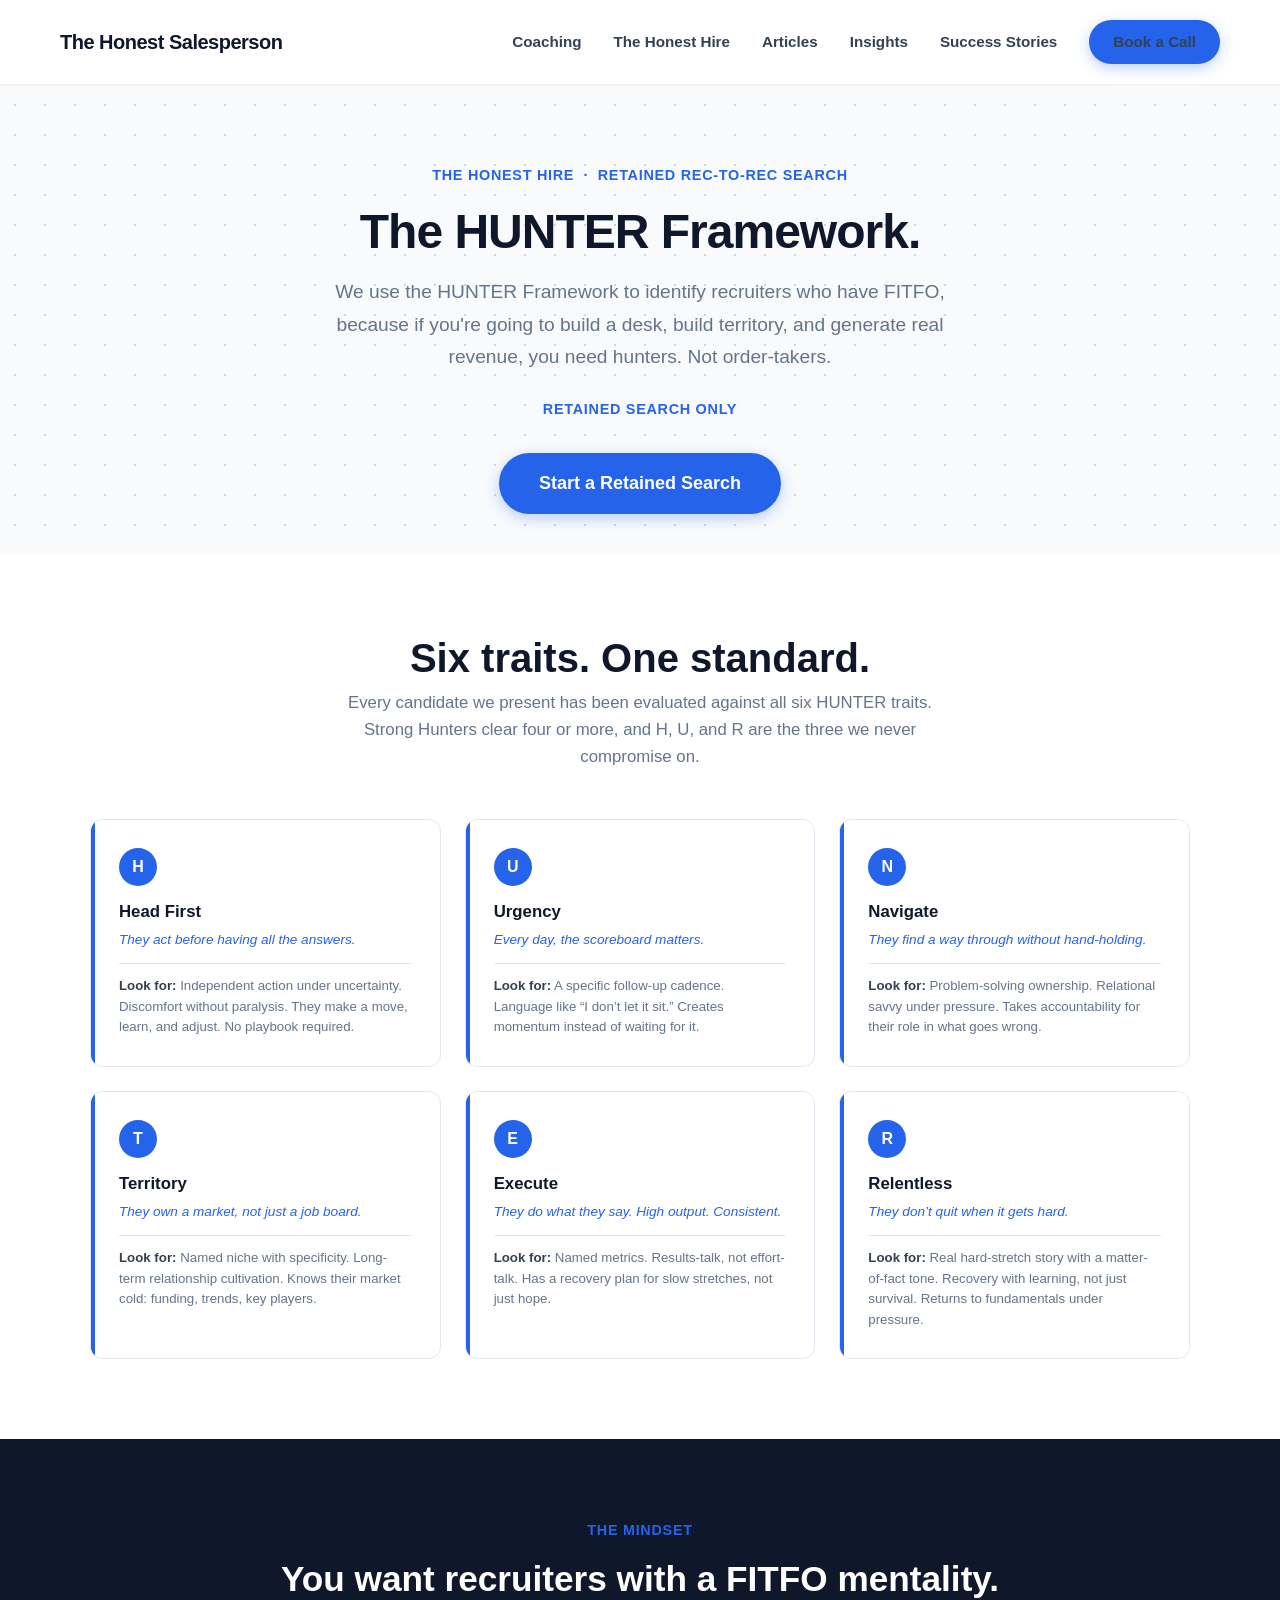
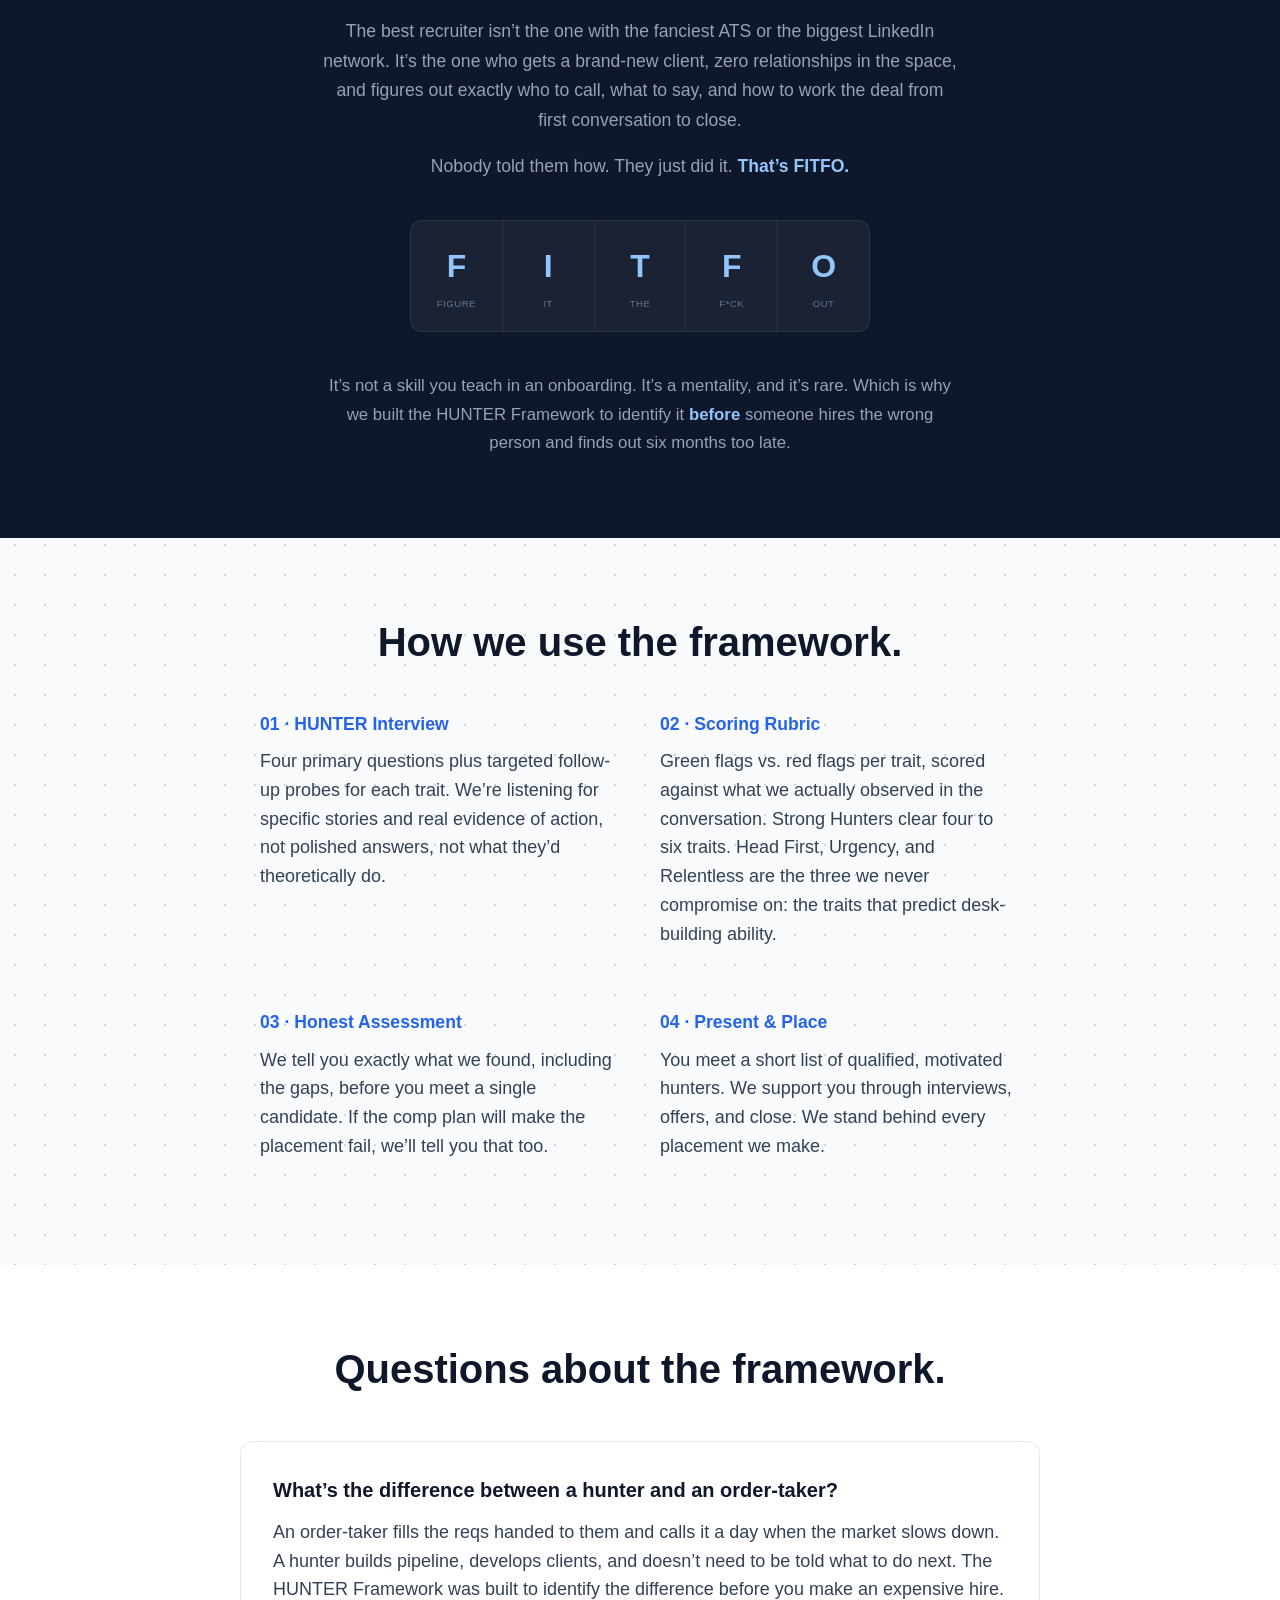
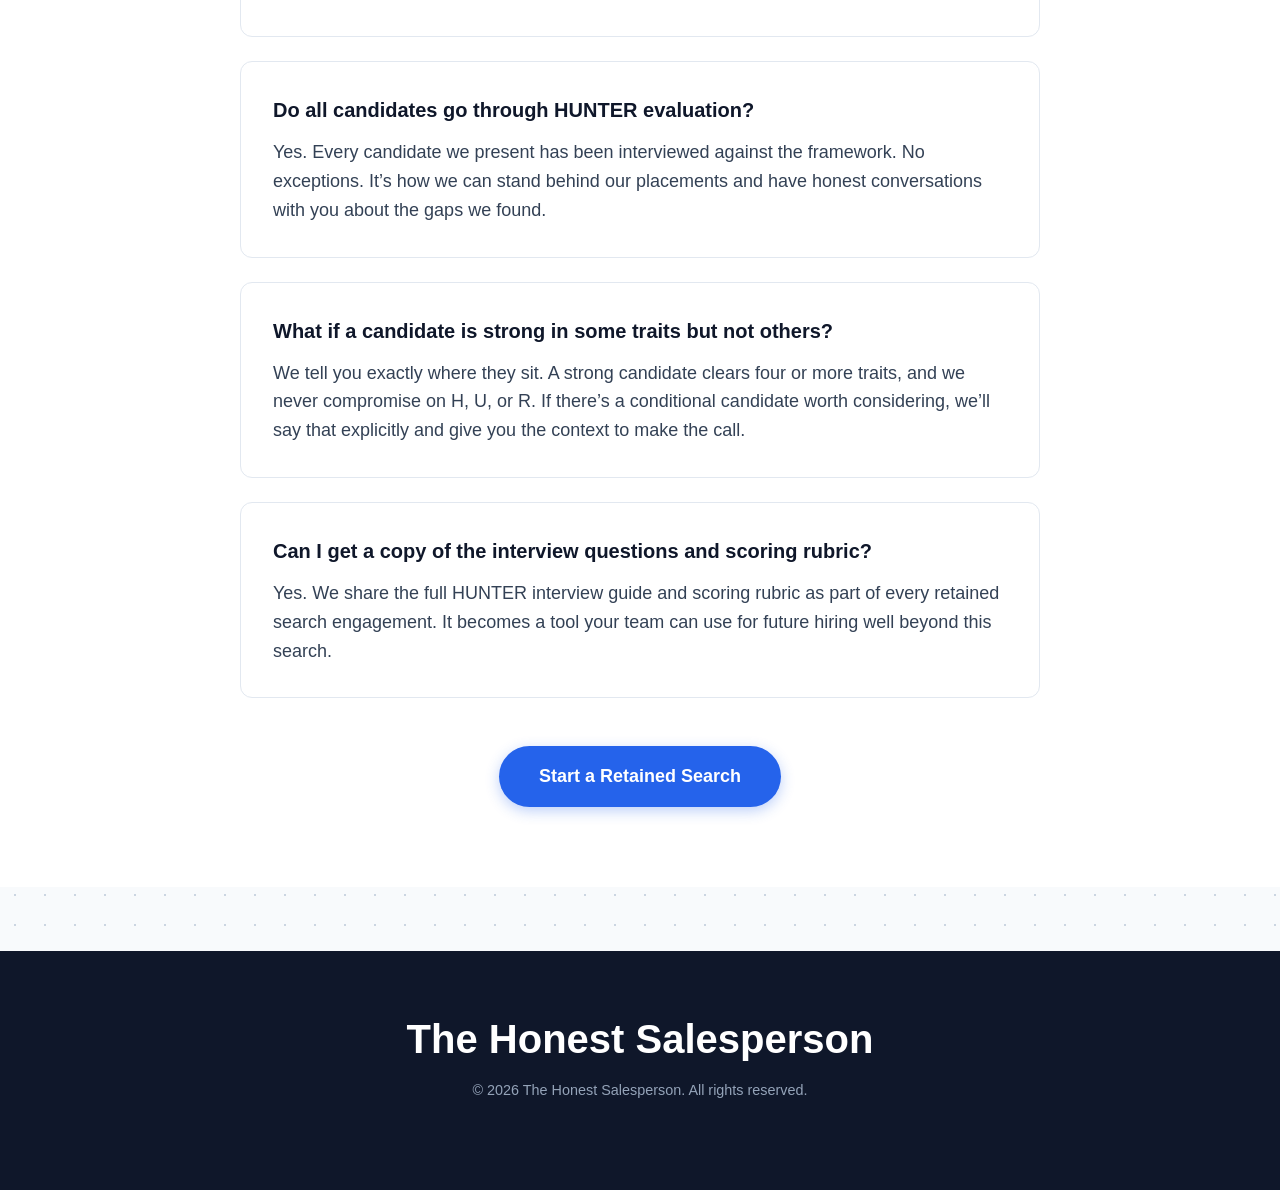
<file: hunter.html>
<!DOCTYPE html>
<html lang="en">
<head>
    <meta charset="UTF-8">
    <meta name="viewport" content="width=device-width, initial-scale=1.0">
    <meta name="description" content="The HUNTER Framework: how The Honest Hire identifies recruiters with FITFO, the mindset that separates desk-builders from order-takers. Used on every retained search.">
    <title>The HUNTER Framework | The Honest Hire</title>
    <link rel="stylesheet" href="style.css">
    <style>
        /* HUNTER Framework: page-specific components not in style.css */

        /* Trait grid: 3 columns for 6 trait cards */
        .trait-grid {
            display: grid;
            grid-template-columns: repeat(3, 1fr);
            gap: 1.5rem;
        }

        .trait-card {
            background: var(--surface-color);
            border: 1px solid #e2e8f0;
            border-radius: var(--border-radius);
            padding: 1.75rem;
            position: relative;
            overflow: hidden;
            transition: transform 0.2s, box-shadow 0.2s;
        }
        .trait-card:hover {
            transform: translateY(-4px);
            box-shadow: 0 12px 32px rgba(0,0,0,0.08);
        }
        .trait-card::before {
            content: '';
            position: absolute;
            top: 0; left: 0;
            width: 4px; height: 100%;
            background: var(--accent-color);
            border-radius: 4px 0 0 4px;
        }
        .trait-badge {
            display: inline-flex;
            align-items: center;
            justify-content: center;
            width: 38px; height: 38px;
            background: var(--accent-color);
            color: #fff;
            font-size: 1rem;
            font-weight: 800;
            border-radius: 50%;
            margin-bottom: 0.85rem;
        }
        .trait-name {
            font-size: 1.05rem;
            font-weight: 800;
            color: var(--primary-color);
            margin-bottom: 0.2rem;
        }
        .trait-tagline {
            font-size: 0.85rem;
            color: var(--accent-color);
            font-weight: 500;
            font-style: italic;
            margin-bottom: 0.75rem;
        }
        .trait-divider {
            border: none;
            border-top: 1px solid #e2e8f0;
            margin-bottom: 0.75rem;
        }
        .trait-look {
            font-size: 0.83rem;
            color: var(--text-light);
            line-height: 1.55;
            margin-bottom: 0;
        }
        .trait-look strong { color: var(--text-main); font-weight: 600; }

        /* FITFO acronym block (sits inside a .section-dark) */
        .fitfo-acronym {
            display: flex;
            justify-content: center;
            max-width: 460px;
            margin: 2.5rem auto;
            background: rgba(255,255,255,0.05);
            border-radius: var(--border-radius);
            border: 1px solid rgba(255,255,255,0.08);
            overflow: hidden;
        }
        .fitfo-letter {
            flex: 1;
            text-align: center;
            padding: 1.25rem 0.5rem;
            border-right: 1px solid rgba(255,255,255,0.08);
        }
        .fitfo-letter:last-child { border-right: none; }
        .fitfo-letter .fl-big   { display: block; font-size: 2rem; font-weight: 800; color: #93c5fd; }
        .fitfo-letter .fl-small { display: block; font-size: 0.6rem; color: #64748b; text-transform: uppercase; letter-spacing: 0.05em; margin-top: 0.2rem; }

        /* Dark-section text overrides (global .section-dark only sets the background) */
        .section-dark h2 { color: #fff; }
        .section-dark p  { color: #94a3b8; }
        .section-dark em { color: #93c5fd; font-style: normal; font-weight: 600; }

        @media (max-width: 900px) {
            .trait-grid { grid-template-columns: repeat(2, 1fr); }
        }
        @media (max-width: 600px) {
            .trait-grid { grid-template-columns: 1fr; }
        }
    </style>
</head>
<body>

    <nav>
        <div class="nav-container">
            <a href="index.html" class="logo">The Honest Salesperson</a>
            <button class="mobile-menu-toggle" aria-label="Toggle navigation">☰</button>
            <div class="nav-links" id="nav-menu">
                <a href="services.html">Coaching</a>
                <a href="recruitment.html">The Honest Hire</a>
                <a href="index.html#substack">Articles</a>
                <a href="index.html#linkedin">Insights</a>
                <a href="index.html#reviews">Success Stories</a>
                <a href="https://tidycal.com/keelyflood1/hiringdiscussion" target="_blank" rel="noopener" class="btn btn-sm">Book a Call</a>
            </div>
        </div>
    </nav>

    <!-- HERO -->
    <section class="hero" style="padding: 80px 20px 40px 20px;">
        <div class="container text-center">
            <p style="color: var(--accent-color); font-weight: 600; text-transform: uppercase; letter-spacing: 0.05em; font-size: 0.9rem; margin-bottom: 1rem;">The Honest Hire &nbsp;&middot;&nbsp; Retained Rec-to-Rec Search</p>
            <h1 style="font-size: 3rem; margin-bottom: 1rem;">The HUNTER Framework.</h1>
            <p style="color: var(--text-light); max-width: 680px; margin: 0 auto 1.5rem; font-size: 1.2rem; line-height: 1.7;">
                We use the HUNTER Framework to identify recruiters who have FITFO, because if you're going to build a desk, build territory, and generate real revenue, you need hunters. Not order-takers.
            </p>
            <p style="color: var(--accent-color); font-weight: 600; margin-bottom: 2rem; text-transform: uppercase; letter-spacing: 0.05em; font-size: 0.9rem;">Retained search only</p>
            <a href="https://tidycal.com/keelyflood1/hiringdiscussion" target="_blank" rel="noopener" class="btn">Start a Retained Search</a>
        </div>
    </section>

    <!-- SIX TRAITS -->
    <section class="section-surface">
        <div class="container">
            <h2 style="margin-bottom: 0.5rem;">Six traits. One standard.</h2>
            <p style="color: var(--text-light); max-width: 600px; margin: 0 auto 3rem; font-size: 1.05rem; text-align: center;">
                Every candidate we present has been evaluated against all six HUNTER traits. Strong Hunters clear four or more, and H, U, and R are the three we never compromise on.
            </p>

            <div class="trait-grid">

                <div class="trait-card">
                    <div class="trait-badge">H</div>
                    <div class="trait-name">Head First</div>
                    <div class="trait-tagline">They act before having all the answers.</div>
                    <hr class="trait-divider">
                    <p class="trait-look"><strong>Look for:</strong> Independent action under uncertainty. Discomfort without paralysis. They make a move, learn, and adjust. No playbook required.</p>
                </div>

                <div class="trait-card">
                    <div class="trait-badge">U</div>
                    <div class="trait-name">Urgency</div>
                    <div class="trait-tagline">Every day, the scoreboard matters.</div>
                    <hr class="trait-divider">
                    <p class="trait-look"><strong>Look for:</strong> A specific follow-up cadence. Language like &ldquo;I don&rsquo;t let it sit.&rdquo; Creates momentum instead of waiting for it.</p>
                </div>

                <div class="trait-card">
                    <div class="trait-badge">N</div>
                    <div class="trait-name">Navigate</div>
                    <div class="trait-tagline">They find a way through without hand-holding.</div>
                    <hr class="trait-divider">
                    <p class="trait-look"><strong>Look for:</strong> Problem-solving ownership. Relational savvy under pressure. Takes accountability for their role in what goes wrong.</p>
                </div>

                <div class="trait-card">
                    <div class="trait-badge">T</div>
                    <div class="trait-name">Territory</div>
                    <div class="trait-tagline">They own a market, not just a job board.</div>
                    <hr class="trait-divider">
                    <p class="trait-look"><strong>Look for:</strong> Named niche with specificity. Long-term relationship cultivation. Knows their market cold: funding, trends, key players.</p>
                </div>

                <div class="trait-card">
                    <div class="trait-badge">E</div>
                    <div class="trait-name">Execute</div>
                    <div class="trait-tagline">They do what they say. High output. Consistent.</div>
                    <hr class="trait-divider">
                    <p class="trait-look"><strong>Look for:</strong> Named metrics. Results-talk, not effort-talk. Has a recovery plan for slow stretches, not just hope.</p>
                </div>

                <div class="trait-card">
                    <div class="trait-badge">R</div>
                    <div class="trait-name">Relentless</div>
                    <div class="trait-tagline">They don&rsquo;t quit when it gets hard.</div>
                    <hr class="trait-divider">
                    <p class="trait-look"><strong>Look for:</strong> Real hard-stretch story with a matter-of-fact tone. Recovery with learning, not just survival. Returns to fundamentals under pressure.</p>
                </div>

            </div>
        </div>
    </section>

    <!-- FITFO SECTION -->
    <section class="section-dark">
        <div class="container text-center">
            <p style="color: var(--accent-color); font-weight: 600; text-transform: uppercase; letter-spacing: 0.05em; font-size: 0.9rem; margin-bottom: 1rem;">The Mindset</p>
            <h2 style="font-size: 2.2rem; margin-bottom: 1rem;">You want recruiters with a FITFO mentality.</h2>
            <p style="max-width: 640px; margin: 0 auto; font-size: 1.1rem; line-height: 1.7;">
                The best recruiter isn&rsquo;t the one with the fanciest ATS or the biggest LinkedIn network. It&rsquo;s the one who gets a brand-new client, zero relationships in the space, and figures out exactly who to call, what to say, and how to work the deal from first conversation to close.
            </p>
            <p style="max-width: 640px; margin: 1rem auto 0; font-size: 1.1rem;">
                Nobody told them how. They just did it. <em>That&rsquo;s FITFO.</em>
            </p>

            <div class="fitfo-acronym">
                <div class="fitfo-letter"><span class="fl-big">F</span><span class="fl-small">Figure</span></div>
                <div class="fitfo-letter"><span class="fl-big">I</span><span class="fl-small">It</span></div>
                <div class="fitfo-letter"><span class="fl-big">T</span><span class="fl-small">The</span></div>
                <div class="fitfo-letter"><span class="fl-big">F</span><span class="fl-small">F*ck</span></div>
                <div class="fitfo-letter"><span class="fl-big">O</span><span class="fl-small">Out</span></div>
            </div>

            <p style="max-width: 640px; margin: 0 auto; font-size: 1.05rem; line-height: 1.7;">
                It&rsquo;s not a skill you teach in an onboarding. It&rsquo;s a mentality, and it&rsquo;s rare. Which is why we built the HUNTER Framework to identify it <em>before</em> someone hires the wrong person and finds out six months too late.
            </p>
        </div>
    </section>

    <!-- HOW WE USE IT -->
    <section>
        <div class="container">
            <h2 style="margin-bottom: 3rem;">How we use the framework.</h2>
            <div class="content-grid" style="max-width: 760px; margin: 0 auto;">

                <div>
                    <h3 style="color: var(--accent-color); font-size: 1.1rem; margin-bottom: 0.75rem;">01 &middot; HUNTER Interview</h3>
                    <p>Four primary questions plus targeted follow-up probes for each trait. We&rsquo;re listening for specific stories and real evidence of action, not polished answers, not what they&rsquo;d theoretically do.</p>
                </div>

                <div>
                    <h3 style="color: var(--accent-color); font-size: 1.1rem; margin-bottom: 0.75rem;">02 &middot; Scoring Rubric</h3>
                    <p>Green flags vs. red flags per trait, scored against what we actually observed in the conversation. Strong Hunters clear four to six traits. Head First, Urgency, and Relentless are the three we never compromise on: the traits that predict desk-building ability.</p>
                </div>

                <div>
                    <h3 style="color: var(--accent-color); font-size: 1.1rem; margin-bottom: 0.75rem;">03 &middot; Honest Assessment</h3>
                    <p>We tell you exactly what we found, including the gaps, before you meet a single candidate. If the comp plan will make the placement fail, we&rsquo;ll tell you that too.</p>
                </div>

                <div>
                    <h3 style="color: var(--accent-color); font-size: 1.1rem; margin-bottom: 0.75rem;">04 &middot; Present &amp; Place</h3>
                    <p>You meet a short list of qualified, motivated hunters. We support you through interviews, offers, and close. We stand behind every placement we make.</p>
                </div>

            </div>
        </div>
    </section>

    <!-- FAQ -->
    <section class="section-surface">
        <div class="container container-lg">
            <h2 style="margin-bottom: 3rem;">Questions about the framework.</h2>

            <div class="faq-container">
                <div class="faq-item">
                    <h4>What&rsquo;s the difference between a hunter and an order-taker?</h4>
                    <p>An order-taker fills the reqs handed to them and calls it a day when the market slows down. A hunter builds pipeline, develops clients, and doesn&rsquo;t need to be told what to do next. The HUNTER Framework was built to identify the difference before you make an expensive hire.</p>
                </div>

                <div class="faq-item">
                    <h4>Do all candidates go through HUNTER evaluation?</h4>
                    <p>Yes. Every candidate we present has been interviewed against the framework. No exceptions. It&rsquo;s how we can stand behind our placements and have honest conversations with you about the gaps we found.</p>
                </div>

                <div class="faq-item">
                    <h4>What if a candidate is strong in some traits but not others?</h4>
                    <p>We tell you exactly where they sit. A strong candidate clears four or more traits, and we never compromise on H, U, or R. If there&rsquo;s a conditional candidate worth considering, we&rsquo;ll say that explicitly and give you the context to make the call.</p>
                </div>

                <div class="faq-item">
                    <h4>Can I get a copy of the interview questions and scoring rubric?</h4>
                    <p>Yes. We share the full HUNTER interview guide and scoring rubric as part of every retained search engagement. It becomes a tool your team can use for future hiring well beyond this search.</p>
                </div>
            </div>

            <div class="text-center" style="margin-top: 3rem;">
                <a href="https://tidycal.com/keelyflood1/hiringdiscussion" target="_blank" rel="noopener" class="btn">Start a Retained Search</a>
            </div>
        </div>
    </section>

    <footer>
        <div class="container">
            <h2>The Honest Salesperson</h2>
            <p style="color: #94a3b8; font-size: 0.9rem;">&copy; 2026 The Honest Salesperson. All rights reserved.</p>
        </div>
    </footer>

    <script src="js/nav.js"></script>
</body>
</html>
</file>
<file: style.css>
/* CSS Variables */
:root {
    --primary-color: #0f172a;    
    --accent-color: #2563eb;     
    --accent-glow: rgba(37, 99, 235, 0.3);
    --background-color: #f8fafc; 
    --surface-color: #ffffff;    
    --text-main: #334155;        
    --text-light: #64748b;       
    --border-radius: 12px;       
    --section-padding: 80px 20px;
}

/* Reset and Base Styles */
* {
    margin: 0;
    padding: 0;
    box-sizing: border-box;
}

body {
    font-family: -apple-system, BlinkMacSystemFont, "Segoe UI", Roboto, Helvetica, Arial, sans-serif;
    line-height: 1.6;
    color: var(--text-main);
    background-color: var(--background-color);
    background-image: radial-gradient(#cbd5e1 1px, transparent 1px);
    background-size: 30px 30px;
    -webkit-font-smoothing: antialiased;
}

a {
    text-decoration: none;
    color: var(--accent-color);
    transition: color 0.2s ease;
}

a:hover {
    color: #1d4ed8; 
}

/* Typography */
h1, h2, h3 {
    color: var(--primary-color);
    font-weight: 800;
    line-height: 1.2;
    margin-bottom: 1rem;
}

.gradient-text {
    background: linear-gradient(135deg, var(--primary-color), var(--accent-color));
    -webkit-background-clip: text;
    -webkit-text-fill-color: transparent;
}

h2 {
    font-size: 2.5rem;
    text-align: center;
    margin-bottom: 3rem;
}

p {
    margin-bottom: 1.5rem;
    font-size: 1.125rem;
}

/* Layout Utilities */
.container {
    max-width: 1100px;
    margin: 0 auto;
}

section {
    padding: var(--section-padding);
}

/* Elevated Surface Cards */
.surface-box {
    background: var(--surface-color);
    padding: 2.5rem;
    border-radius: var(--border-radius);
    box-shadow: 0 4px 6px -1px rgba(0, 0, 0, 0.05), 0 2px 4px -1px rgba(0, 0, 0, 0.03);
    border: 1px solid rgba(226, 232, 240, 0.8);
    transition: transform 0.3s ease, box-shadow 0.3s ease;
}

.surface-box:hover {
    transform: translateY(-5px);
    box-shadow: 0 20px 25px -5px rgba(0, 0, 0, 0.1), 0 10px 10px -5px rgba(0, 0, 0, 0.04);
}

/* Navigation */
nav {
    background-color: rgba(255, 255, 255, 0.95);
    backdrop-filter: blur(10px);
    box-shadow: 0 1px 3px rgba(0,0,0,0.05);
    position: sticky;
    top: 0;
    z-index: 100;
}

.nav-container {
    display: flex;
    justify-content: space-between;
    align-items: center;
    padding: 1.25rem 20px;
    max-width: 1200px;
    margin: 0 auto;
}

.logo {
    font-weight: 800;
    font-size: 1.25rem;
    color: var(--primary-color);
    letter-spacing: -0.5px;
}

.nav-links {
    display: flex;
    gap: 2rem;
    align-items: center;
}

.nav-links a {
    color: var(--text-main);
    font-weight: 600;
    font-size: 0.95rem;
}

.nav-links a:hover {
    color: var(--accent-color);
}

/* Mobile Menu Button - Hidden on Desktop */
.mobile-menu-toggle {
    display: none; 
    background: none;
    border: none;
    font-size: 1.8rem;
    color: var(--primary-color);
    cursor: pointer;
    line-height: 1;
}


/* Buttons */
.btn {
    display: inline-block;
    background-color: var(--accent-color);
    color: #ffffff;
    padding: 1rem 2.5rem;
    border-radius: 50px;
    font-weight: 600;
    font-size: 1.125rem;
    border: none;
    cursor: pointer;
    box-shadow: 0 4px 14px 0 var(--accent-glow);
    transition: all 0.3s ease;
}

.btn:hover {
    background-color: #1d4ed8;
    color: #ffffff;
    transform: translateY(-2px);
    box-shadow: 0 6px 20px rgba(37, 99, 235, 0.4);
}

/* Split Hero Section */
.hero-grid {
    display: grid;
    grid-template-columns: 1fr 1fr;
    gap: 4rem;
    align-items: center;
}

.hero h1 {
    font-size: 3.5rem;
    margin-bottom: 1.5rem;
    letter-spacing: -1px;
}

.hero p {
    color: var(--text-light);
    font-size: 1.25rem;
    margin-bottom: 2.5rem;
}

.hero-image {
    width: 100%;
    height: 500px;
    object-fit: cover;
    border-radius: var(--border-radius);
    box-shadow: 0 25px 50px -12px rgba(0, 0, 0, 0.25);
}

/* Grid Layouts for Content */
.content-grid {
    display: grid;
    grid-template-columns: repeat(auto-fit, minmax(320px, 1fr));
    gap: 2.5rem;
    align-items: start;
}

/* Scrolling Reviews (Marquee) */
.marquee-wrapper {
    position: relative;
    display: flex;
    overflow: hidden;
    user-select: none;
    gap: 2rem;
    padding: 1rem 0;
    mask-image: linear-gradient(to right, transparent, black 5%, black 95%, transparent);
    -webkit-mask-image: linear-gradient(to right, transparent, black 5%, black 95%, transparent);
}

.marquee-content {
    flex-shrink: 0;
    display: flex;
    justify-content: space-around;
    min-width: 100%;
    gap: 2rem;
    animation: scroll 45s linear infinite;
}

.marquee-wrapper:hover .marquee-content {
    animation-play-state: paused;
}

@keyframes scroll {
    from { transform: translateX(0); }
    to { transform: translateX(calc(-100% - 2rem)); }
}

.testimonial-card {
    width: 400px;
    background: var(--surface-color);
    padding: 2rem;
    border-radius: var(--border-radius);
    box-shadow: 0 4px 6px -1px rgba(0, 0, 0, 0.05);
    border: 1px solid rgba(226, 232, 240, 0.8);
    display: flex;
    flex-direction: column;
    justify-content: space-between;
    white-space: normal;
}

.quote-icon {
    color: var(--accent-color);
    font-size: 3rem;
    line-height: 0.5;
    opacity: 0.2;
    margin-bottom: 1rem;
}

/* Calendar Section Split Layout */
.calendar-grid {
    display: grid;
    grid-template-columns: 1fr 1.5fr;
    gap: 3rem;
    background: var(--surface-color);
    border-radius: var(--border-radius);
    overflow: hidden;
    box-shadow: 0 10px 30px -10px rgba(0,0,0,0.1);
}

.calendar-info {
    padding: 3rem;
    background: var(--primary-color);
    color: white;
    display: flex;
    flex-direction: column;
    justify-content: center;
}

.calendar-info h3 {
    color: white;
    font-size: 2rem;
}

.calendar-info p {
    color: #94a3b8;
}

.calendar-image {
    width: 100%;
    height: 250px;
    object-fit: cover;
    border-radius: 8px;
    margin-top: 2rem;
    opacity: 0.9;
}

/* Embed Containers */
.embed-container {
    width: 100%;
    overflow: hidden;
}

/* Force LinkedIn iframes to be responsive */
.embed-container iframe {
    display: block;
    width: 100% !important;
    max-width: 504px;
    border: none;
    border-radius: var(--border-radius);
}

/* Quiz Buttons */
.quiz-btn {
    background-color: var(--background-color);
    border: 2px solid #e2e8f0;
    padding: 1rem 1.5rem;
    border-radius: 8px;
    text-align: left;
    font-size: 1.1rem;
    color: var(--text-main);
    cursor: pointer;
    transition: all 0.2s ease;
    font-weight: 500;
}

.quiz-btn:hover {
    border-color: var(--accent-color);
    background-color: #eff6ff;
    transform: translateX(5px);
}

/* Footer */
footer {
    background-color: var(--primary-color);
    color: #ffffff;
    text-align: center;
    padding: 4rem 20px;
    margin-top: 4rem;
}

footer h2 {
    color: white;
    margin-bottom: 1rem;
}

/* Responsive */
/* Responsive Overrides */
@media (max-width: 900px) {
    /* Show the hamburger button */
    .mobile-menu-toggle {
        display: block; 
    }
    
    /* Hide normal layout, setup dropdown layout */
    .nav-links {
        display: none; 
        flex-direction: column;
        position: absolute;
        top: 100%; /* Drops down exactly below the header */
        left: 0;
        width: 100%;
        background-color: rgba(255, 255, 255, 0.98); /* Solid background so it's readable */
        padding: 1.5rem 20px;
        box-shadow: 0 10px 15px -3px rgba(0, 0, 0, 0.1);
        border-top: 1px solid #e2e8f0;
    }

    /* The class JavaScript will add when clicked */
    .nav-links.active {
        display: flex; 
    }

    /* Space out the links for "fat fingers" on mobile */
    .nav-links a {
        padding: 0.75rem 0;
        font-size: 1.1rem;
    }

    .nav-links .btn {
        text-align: center;
        margin-top: 1rem;
    }

    /* Existing overrides */
    .hero-grid, .calendar-grid {
        grid-template-columns: 1fr;
        gap: 2rem;
    }
    .pricing-grid {
        grid-template-columns: 1fr; 
    }
    .pricing-card.tier-2 {
        transform: none; 
    }
    .pricing-card.tier-2:hover {
        transform: translateY(-5px);
    }
    .hero h1 {
        font-size: 2.75rem;
    }
    .hero-image {
        height: 350px;
    }
    .testimonial-card {
        width: 300px;
    }
}

/* --- Joke Chatbot Styles --- */
#chatbot-toggle {
    position: fixed;
    bottom: 25px;
    right: 25px;
    background: var(--accent-color);
    color: white;
    border: none;
    border-radius: 50%;
    width: 65px;
    height: 65px;
    font-size: 28px;
    cursor: pointer;
    box-shadow: 0 4px 14px 0 var(--accent-glow);
    z-index: 1000;
    transition: transform 0.2s ease, background-color 0.2s ease;
    display: flex;
    align-items: center;
    justify-content: center;
}

#chatbot-toggle:hover {
    transform: scale(1.05);
    background-color: #1d4ed8;
}

#chatbot-window {
    position: fixed;
    bottom: 100px;
    right: 25px;
    width: 340px;
    background: white;
    border-radius: var(--border-radius);
    box-shadow: 0 10px 40px -10px rgba(0,0,0,0.2);
    display: none;
    flex-direction: column;
    overflow: hidden;
    z-index: 1000;
    border: 1px solid #e2e8f0;
}

#chatbot-header {
    background: var(--primary-color);
    color: white;
    padding: 15px 20px;
    font-weight: 600;
    display: flex;
    justify-content: space-between;
    align-items: center;
}

#chatbot-close {
    background: none;
    border: none;
    color: white;
    cursor: pointer;
    font-size: 24px;
    line-height: 1;
    opacity: 0.8;
}

#chatbot-close:hover {
    opacity: 1;
}

#chatbot-messages {
    height: 300px;
    overflow-y: auto;
    padding: 20px;
    display: flex;
    flex-direction: column;
    gap: 12px;
    background: #f8fafc;
}

.bot-msg, .user-msg {
    padding: 12px 16px;
    border-radius: 12px;
    max-width: 85%;
    font-size: 0.95rem;
    line-height: 1.4;
}

.bot-msg {
    background: white;
    align-self: flex-start;
    color: var(--text-main);
    border: 1px solid #e2e8f0;
    border-bottom-left-radius: 4px;
}

.user-msg {
    background: var(--accent-color);
    color: white;
    align-self: flex-end;
    border-bottom-right-radius: 4px;
}

.bot-msg a {
    color: var(--accent-color);
    font-weight: 700;
    text-decoration: underline;
}

#chatbot-form {
    display: flex;
    border-top: 1px solid #e2e8f0;
    background: white;
}

#chatbot-input {
    flex-grow: 1;
    border: none;
    padding: 15px;
    outline: none;
    font-size: 0.95rem;
    color: var(--text-main);
}

#chatbot-form button {
    background: transparent;
    color: var(--accent-color);
    font-weight: 600;
    border: none;
    padding: 0 20px;
    cursor: pointer;
    transition: color 0.2s ease;
}

#chatbot-form button:hover {
    color: #1d4ed8;
}

/* --- Pricing Section Styles --- */
.pricing-grid {
    display: grid;
    grid-template-columns: repeat(auto-fit, minmax(300px, 1fr));
    gap: 2rem;
    align-items: center; /* This allows the middle card to be taller */
}

.pricing-card {
    background: var(--surface-color);
    border-radius: var(--border-radius);
    padding: 3rem 2rem;
    border: 1px solid #e2e8f0;
    box-shadow: 0 4px 6px -1px rgba(0, 0, 0, 0.05);
    display: flex;
    flex-direction: column;
    height: 100%;
    transition: transform 0.3s ease, box-shadow 0.3s ease;
}

.pricing-card:hover {
    transform: translateY(-5px);
    box-shadow: 0 20px 25px -5px rgba(0, 0, 0, 0.1);
}

.pricing-header {
    text-align: center;
    margin-bottom: 2rem;
    padding-bottom: 2rem;
    border-bottom: 1px solid #e2e8f0;
}

.pricing-header h3 {
    font-size: 1.5rem;
    margin-bottom: 1rem;
}

.price {
    font-size: 3.5rem;
    font-weight: 800;
    color: var(--primary-color);
    line-height: 1;
    margin-bottom: 1rem;
    display: flex;
    justify-content: center;
    align-items: flex-start;
}

.price span {
    font-size: 1.25rem;
    color: var(--text-light);
    margin-top: 0.5rem;
    font-weight: 600;
}

.pricing-features {
    list-style: none;
    margin-bottom: 2.5rem;
    flex-grow: 1;
}

.pricing-features li {
    margin-bottom: 1rem;
    font-size: 1rem;
    color: var(--text-main);
    display: flex;
    gap: 0.75rem;
}

.pricing-features li span {
    color: var(--accent-color);
    font-weight: bold;
}

/* Highlighted Center Card */
.pricing-card.highlighted {
    background: var(--primary-color);
    color: white;
    border-color: var(--primary-color);
    transform: scale(1.05);
    box-shadow: 0 20px 25px -5px rgba(15, 23, 42, 0.3);
    position: relative;
}

.pricing-card.highlighted:hover {
    transform: scale(1.05) translateY(-5px);
}

.pricing-card.highlighted .pricing-header {
    border-bottom-color: rgba(255, 255, 255, 0.1);
}

.pricing-card.highlighted .pricing-features li {
    color: #f8fafc;
}

.pricing-card.highlighted .pricing-features li span {
    color: #60a5fa; /* Lighter blue for dark background */
}

.popular-badge {
    position: absolute;
    top: -15px;
    left: 50%;
    transform: translateX(-50%);
    background: var(--accent-color);
    color: white;
    padding: 0.5rem 1.5rem;
    border-radius: 20px;
    font-size: 0.85rem;
    font-weight: 700;
    text-transform: uppercase;
    letter-spacing: 0.05em;
    box-shadow: 0 4px 6px rgba(37, 99, 235, 0.3);
}

.btn-outline {
    background-color: transparent;
    color: var(--accent-color);
    border: 2px solid var(--accent-color);
    box-shadow: none;
    text-align: center;
}

.btn-outline:hover {
    background-color: var(--accent-color);
    color: white;
}

.pricing-card .btn {
    text-align: center;
    width: 100%;
}

/* --- FAQ Section Styles --- */
.faq-container {
    display: flex;
    flex-direction: column;
    gap: 1.5rem;
}

.faq-item {
    background: var(--surface-color);
    padding: 2rem;
    border-radius: var(--border-radius);
    border: 1px solid #e2e8f0;
}

.faq-item h4 {
    font-size: 1.25rem;
    color: var(--primary-color);
    margin-bottom: 0.75rem;
}

.faq-item p {
    margin: 0;
    color: var(--text-main);
}

@media (max-width: 900px) {
    .pricing-card.highlighted {
        transform: none; /* Disables the visual "pop out" on mobile so it stacks neatly */
    }
    .pricing-card.highlighted:hover {
        transform: translateY(-5px);
    }
}

/* ===========================================
   UTILITY CLASSES
   =========================================== */

/* Text */
.text-center { text-align: center; }
.text-muted { color: #94a3b8; }

/* Container Width Variants */
.container-sm { max-width: 600px; margin: 0 auto; }
.container-md { max-width: 700px; margin: 0 auto; }
.container-lg { max-width: 800px; margin: 0 auto; }

/* Button Size Variant */
.btn-sm {
    padding: 0.6rem 1.5rem;
    font-size: 1rem;
}

/* ===========================================
   SECTION VARIANTS
   =========================================== */

/* White/card background sections */
.section-surface {
    background-color: var(--surface-color);
}

/* Dark/primary background sections (calculator, etc.) */
.section-dark {
    background: var(--primary-color);
    color: white;
}

/* Reviews marquee section has tighter custom padding */
.section-reviews {
    overflow: hidden;
    padding: 60px 0;
}

/* ===========================================
   ABOUT SECTION (Services page)
   =========================================== */

.about-grid {
    display: grid;
    grid-template-columns: 1fr 1.5fr;
    gap: 4rem;
    align-items: center;
}

.about-image {
    width: 100%;
    border-radius: var(--border-radius);
    box-shadow: 0 10px 30px -10px rgba(0,0,0,0.1);
}

@media (max-width: 900px) {
    .about-grid {
        grid-template-columns: 1fr;
        gap: 2rem;
    }
}

/* ===========================================
   ROI CALCULATOR (index.html)
   =========================================== */

.calculator-card {
    background: white;
    padding: 2rem;
    border-radius: 12px;
    color: var(--primary-color);
    text-align: left;
}

.calculator-label {
    font-weight: 600;
    display: block;
    margin-bottom: 0.5rem;
}

.calculator-label-value {
    color: var(--accent-color);
}

.calculator-slider {
    width: 100%;
    margin-bottom: 2rem;
}

.calculator-result {
    border-top: 1px solid #e2e8f0;
    padding-top: 1.5rem;
    text-align: center;
}

.calculator-result p {
    font-size: 1rem;
    color: var(--text-light);
    margin-bottom: 0.5rem;
}

.calculator-result h3 {
    font-size: 2.5rem;
    color: #10b981;
    margin: 0;
}

/* ===========================================
   SUBSTACK ARTICLE CARDS (index.html)
   =========================================== */

.article-card {
    display: flex;
    flex-direction: column;
    justify-content: space-between;
}

.article-date {
    font-size: 0.85rem;
    color: var(--accent-color);
    text-transform: uppercase;
    font-weight: 700;
    letter-spacing: 0.05em;
}

.article-title {
    margin-top: 0.75rem;
    font-size: 1.3rem;
    line-height: 1.4;
}

.article-title a {
    color: var(--primary-color);
}

.article-snippet {
    font-size: 1rem;
    color: var(--text-main);
    margin-bottom: 1.5rem;
}

.article-link {
    font-weight: 600;
    color: var(--accent-color);
    display: inline-flex;
    align-items: center;
    gap: 0.5rem;
}

/* ===========================================
   INQUIRY FORM (index.html)
   =========================================== */

.inquiry-embed {
    padding: 0;
}
</file>
